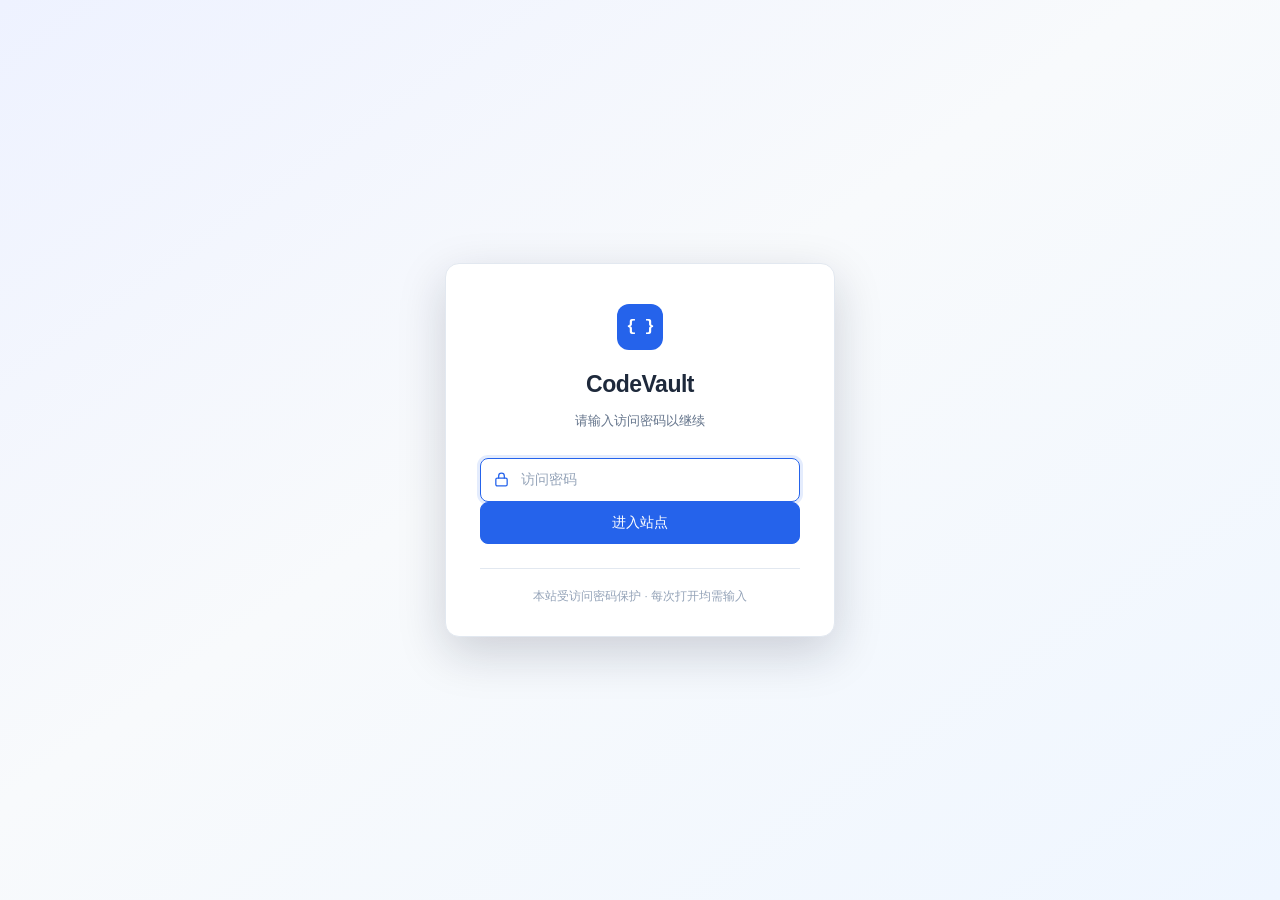
<file: docs/index.html>
<!DOCTYPE html>
<html lang="zh-CN">
<head>
  <meta charset="UTF-8" />
  <meta name="viewport" content="width=device-width, initial-scale=1.0" />
  <meta name="description" content="CodeVault - 个人代码保存站，集中管理模板代码、题目代码与云剪贴板片段。" />
  <title>CodeVault · 个人代码保存站</title>
  <link rel="stylesheet" href="styles.css" />
</head>
<body>
  <!-- ============ 访问密码门禁 ============ -->
  <div class="auth-screen" id="authScreen">
    <div class="auth-card">
      <div class="auth-logo">
        <span class="brand-mark">{ }</span>
      </div>
      <h1 class="auth-title">CodeVault</h1>
      <p class="auth-subtitle">请输入访问密码以继续</p>
      <form id="authForm" class="auth-form" autocomplete="off">
        <div class="auth-input-wrap">
          <svg viewBox="0 0 24 24" width="17" height="17" aria-hidden="true"><rect x="4" y="10" width="16" height="11" rx="2" fill="none" stroke="currentColor" stroke-width="1.8"/><path d="M8 10V7a4 4 0 0 1 8 0v3" fill="none" stroke="currentColor" stroke-width="1.8" stroke-linecap="round"/></svg>
          <input type="password" id="authPassword" class="auth-input" placeholder="访问密码" autocomplete="current-password" required />
        </div>
        <div class="auth-error" id="authError" hidden>密码错误，请重试</div>
        <button type="submit" class="btn btn-primary auth-submit">进入站点</button>
      </form>
      <p class="auth-hint">本站受访问密码保护 · 每次打开均需输入</p>
    </div>
  </div>

  <!-- ============ 顶部栏 ============ -->
  <header class="topbar">
    <div class="topbar-inner">
      <button id="sidebarToggle" class="icon-btn sidebar-toggle" aria-label="切换导航菜单" title="切换导航">
        <svg viewBox="0 0 24 24" width="20" height="20" aria-hidden="true"><path d="M3 6h18M3 12h18M3 18h18" stroke="currentColor" stroke-width="2" stroke-linecap="round"/></svg>
      </button>

      <a href="#" class="brand" id="brandHome">
        <span class="brand-mark">{ }</span>
        <span class="brand-name">CodeVault</span>
        <span class="brand-sub">个人代码保存站</span>
      </a>

      <div class="search-wrap">
        <svg class="search-icon" viewBox="0 0 24 24" width="18" height="18" aria-hidden="true"><circle cx="11" cy="11" r="7" fill="none" stroke="currentColor" stroke-width="2"/><path d="m20 20-4-4" stroke="currentColor" stroke-width="2" stroke-linecap="round"/></svg>
        <input id="searchInput" type="search" placeholder="搜索标题、代码、备注、标签..." autocomplete="off" spellcheck="false" />
        <kbd class="search-kbd">/</kbd>
      </div>

      <div class="topbar-actions">
        <button id="newBtn" class="btn btn-primary">
          <svg viewBox="0 0 24 24" width="16" height="16" aria-hidden="true"><path d="M12 5v14M5 12h14" stroke="currentColor" stroke-width="2" stroke-linecap="round"/></svg>
          <span>新建</span>
        </button>
        <div class="dropdown" id="moreDropdown">
          <button id="moreBtn" class="icon-btn" aria-label="更多操作" title="更多">
            <svg viewBox="0 0 24 24" width="20" height="20" aria-hidden="true"><circle cx="5" cy="12" r="1.6" fill="currentColor"/><circle cx="12" cy="12" r="1.6" fill="currentColor"/><circle cx="19" cy="12" r="1.6" fill="currentColor"/></svg>
          </button>
          <div class="dropdown-menu" id="moreMenu" hidden>
            <button data-action="export">导出 JSON 备份</button>
            <button data-action="import">导入 JSON 恢复</button>
            <button data-action="sample">载入示例数据</button>
            <div class="dropdown-divider"></div>
            <button data-action="sync-settings">GitHub 同步设置</button>
            <div class="dropdown-divider"></div>
            <button data-action="change-password">修改访问密码</button>
            <button data-action="lock">锁定站点</button>
            <div class="dropdown-divider"></div>
            <button data-action="clear" class="danger">清空所有数据</button>
          </div>
        </div>
      </div>
    </div>
  </header>

  <!-- ============ 同步状态横幅 ============ -->
  <div class="sync-banner" id="syncBanner" hidden>
    <span class="sync-banner-dot"></span>
    <span id="syncBannerText">数据尚未同步到 GitHub</span>
    <div class="sync-banner-actions">
      <button id="syncBannerRetry" hidden>重试同步</button>
      <button id="syncBannerSettings">同步设置</button>
      <button id="syncBannerClose" aria-label="关闭提示">×</button>
    </div>
  </div>

  <div class="app-shell">
    <!-- ============ 左侧导航 ============ -->
    <aside class="sidebar" id="sidebar">
      <div class="sidebar-scroll">
        <div class="nav-section">
          <div class="nav-title">分类浏览</div>
          <a href="#" class="nav-item active" data-category="all">
            <span class="nav-icon">
              <svg viewBox="0 0 24 24" width="17" height="17" aria-hidden="true"><rect x="3" y="3" width="7" height="7" rx="1.5" fill="none" stroke="currentColor" stroke-width="1.8"/><rect x="14" y="3" width="7" height="7" rx="1.5" fill="none" stroke="currentColor" stroke-width="1.8"/><rect x="3" y="14" width="7" height="7" rx="1.5" fill="none" stroke="currentColor" stroke-width="1.8"/><rect x="14" y="14" width="7" height="7" rx="1.5" fill="none" stroke="currentColor" stroke-width="1.8"/></svg>
            </span>
            <span class="nav-label">全部代码</span>
            <span class="nav-count" id="countAll">0</span>
          </a>
          <a href="#" class="nav-item" data-category="template">
            <span class="nav-icon">
              <svg viewBox="0 0 24 24" width="17" height="17" aria-hidden="true"><path d="m8 6-6 6 6 6M16 6l6 6-6 6" fill="none" stroke="currentColor" stroke-width="1.8" stroke-linecap="round" stroke-linejoin="round"/></svg>
            </span>
            <span class="nav-label">模板代码</span>
            <span class="nav-count" id="countTemplate">0</span>
          </a>
          <a href="#" class="nav-item" data-category="problem">
            <span class="nav-icon">
              <svg viewBox="0 0 24 24" width="17" height="17" aria-hidden="true"><path d="M9 11a3 3 0 1 1 4.2 2.8c-.8.4-1.2 1.1-1.2 2M12 19h.01" fill="none" stroke="currentColor" stroke-width="1.8" stroke-linecap="round"/><circle cx="12" cy="12" r="9" fill="none" stroke="currentColor" stroke-width="1.8"/></svg>
            </span>
            <span class="nav-label">题目代码</span>
            <span class="nav-count" id="countProblem">0</span>
          </a>
          <a href="#" class="nav-item" data-category="clipboard">
            <span class="nav-icon">
              <svg viewBox="0 0 24 24" width="17" height="17" aria-hidden="true"><rect x="5" y="4" width="14" height="17" rx="2" fill="none" stroke="currentColor" stroke-width="1.8"/><path d="M9 4V3h6v1" fill="none" stroke="currentColor" stroke-width="1.8" stroke-linecap="round"/></svg>
            </span>
            <span class="nav-label">其他 / 剪贴板</span>
            <span class="nav-count" id="countClipboard">0</span>
          </a>
        </div>

        <div class="nav-section" id="tagSection">
          <div class="nav-title">标签筛选</div>
          <div id="tagList" class="tag-list"></div>
        </div>

        <div class="nav-section">
          <div class="nav-title">数据管理</div>
          <a href="#" class="nav-item nav-link" data-action="export">
            <span class="nav-icon">
              <svg viewBox="0 0 24 24" width="17" height="17" aria-hidden="true"><path d="M12 3v12m0 0 4-4m-4 4-4-4M4 17v2a2 2 0 0 0 2 2h12a2 2 0 0 0 2-2v-2" fill="none" stroke="currentColor" stroke-width="1.8" stroke-linecap="round" stroke-linejoin="round"/></svg>
            </span>
            <span class="nav-label">导出 JSON 备份</span>
          </a>
          <a href="#" class="nav-item nav-link" data-action="import">
            <span class="nav-icon">
              <svg viewBox="0 0 24 24" width="17" height="17" aria-hidden="true"><path d="M12 16V4m0 0 4 4m-4-4L8 8M4 17v2a2 2 0 0 0 2 2h12a2 2 0 0 0 2-2v-2" fill="none" stroke="currentColor" stroke-width="1.8" stroke-linecap="round" stroke-linejoin="round"/></svg>
            </span>
            <span class="nav-label">导入 JSON 恢复</span>
          </a>
        </div>
      </div>

      <button class="sidebar-footer" id="syncStatusFooter" type="button" title="打开 GitHub 同步设置">
        <span class="dot" id="syncDot"></span>
        <span id="storageInfo">正在检查同步状态…</span>
      </button>
    </aside>
    <div class="sidebar-backdrop" id="sidebarBackdrop" hidden></div>

    <!-- ============ 主内容区 ============ -->
    <main class="main-content" id="mainContent">
      <div class="content-wrap">
        <div class="page-heading">
          <div>
            <h1 id="pageTitle">全部代码</h1>
            <p id="pageDesc">集中管理你的模板、题目与临时文本片段</p>
          </div>
          <button id="headingNewBtn" class="btn btn-ghost heading-new">+ 新建代码</button>
        </div>

        <!-- 快速粘贴：仅在“其他 / 剪贴板”分类显示 -->
        <section class="quick-paste" id="quickPaste" hidden>
          <div class="quick-paste-head">
            <h2>快速粘贴</h2>
            <span>像云剪贴板一样，贴上就能存</span>
          </div>
          <textarea id="quickPasteInput" rows="3" placeholder="在这里粘贴文本，然后点“保存片段”..." spellcheck="false"></textarea>
          <div class="quick-paste-actions">
            <input id="quickPasteTitle" type="text" placeholder="备注标题（可选）" maxlength="80" />
            <button id="quickPasteSave" class="btn btn-primary">保存片段</button>
          </div>
        </section>

        <div class="filter-bar">
          <div class="filter-chips" id="langChips"></div>
          <div class="result-info" id="resultInfo"></div>
        </div>

        <div class="card-grid" id="cardList"></div>

        <div class="empty-state" id="emptyState" hidden>
          <div class="empty-illustration">
            <svg viewBox="0 0 120 120" width="96" height="96" aria-hidden="true">
              <rect x="24" y="18" width="72" height="84" rx="8" fill="#f1f5f9" stroke="#cbd5e1" stroke-width="2"/>
              <path d="M40 44h40M40 58h30M40 72h36" stroke="#cbd5e1" stroke-width="4" stroke-linecap="round"/>
              <circle cx="82" cy="84" r="18" fill="#fff" stroke="#2563eb" stroke-width="2.5"/>
              <path d="M76 84h12M82 78v12" stroke="#2563eb" stroke-width="2.5" stroke-linecap="round"/>
            </svg>
          </div>
          <h3 id="emptyTitle">这里还没有代码</h3>
          <p id="emptyDesc">点击右上角「新建」，把第一段代码存进来吧。</p>
          <div class="empty-actions" id="emptyActions">
            <button class="btn btn-primary" id="emptyActionBtn">新建代码</button>
          </div>
        </div>
      </div>
    </main>
  </div>

  <!-- ============ 编辑弹窗 ============ -->
  <div class="modal" id="editorModal" hidden>
    <div class="modal-backdrop" data-close-modal></div>
    <div class="modal-panel modal-panel-lg">
      <div class="modal-head">
        <h2 id="editorTitle">新建代码</h2>
        <button class="icon-btn" data-close-modal aria-label="关闭弹窗">
          <svg viewBox="0 0 24 24" width="20" height="20" aria-hidden="true"><path d="M6 6l12 12M18 6 6 18" stroke="currentColor" stroke-width="2" stroke-linecap="round"/></svg>
        </button>
      </div>
      <form id="editorForm" class="modal-body" novalidate></form>
      <div class="modal-foot">
        <button class="btn btn-ghost" data-close-modal>取消</button>
        <button class="btn btn-primary" id="editorSubmit" form="editorForm" type="submit">保存</button>
      </div>
    </div>
  </div>

  <!-- ============ 查看完整代码弹窗 ============ -->
  <div class="modal" id="viewModal" hidden>
    <div class="modal-backdrop" data-close-modal></div>
    <div class="modal-panel modal-panel-lg">
      <div class="modal-head">
        <h2 id="viewTitle">代码详情</h2>
        <div class="modal-head-actions">
          <button class="btn btn-ghost" id="viewCopyBtn">复制</button>
          <button class="btn btn-ghost" id="viewEditBtn">编辑</button>
          <button class="icon-btn" data-close-modal aria-label="关闭弹窗">
            <svg viewBox="0 0 24 24" width="20" height="20" aria-hidden="true"><path d="M6 6l12 12M18 6 6 18" stroke="currentColor" stroke-width="2" stroke-linecap="round"/></svg>
          </button>
        </div>
      </div>
      <div class="modal-body" id="viewBody"></div>
    </div>
  </div>

  <!-- ============ 确认弹窗 ============ -->
  <div class="modal" id="confirmModal" hidden>
    <div class="modal-backdrop" data-close-modal></div>
    <div class="modal-panel modal-panel-sm">
      <div class="modal-head"><h2 id="confirmTitle">确认操作</h2></div>
      <div class="modal-body"><p id="confirmMessage"></p></div>
      <div class="modal-foot">
        <button class="btn btn-ghost" data-close-modal>取消</button>
        <button class="btn btn-danger" id="confirmOk">确认</button>
      </div>
    </div>
  </div>

  <!-- ============ 修改密码弹窗 ============ -->
  <div class="modal" id="passwordModal" hidden>
    <div class="modal-backdrop" data-close-modal></div>
    <div class="modal-panel modal-panel-sm">
      <div class="modal-head"><h2>修改访问密码</h2></div>
      <form id="passwordForm" class="modal-body" novalidate>
        <div class="form-row" id="oldPwdRow">
          <label class="form-label">当前密码<span class="req">*</span></label>
          <input class="form-control" type="password" name="oldpwd" autocomplete="current-password" />
          <div class="field-error">当前密码不正确</div>
        </div>
        <div class="form-row" id="newPwdRow">
          <label class="form-label">新密码<span class="req">*</span><span class="form-hint">（至少 4 位）</span></label>
          <input class="form-control" type="password" name="newpwd" autocomplete="new-password" />
          <div class="field-error">新密码至少 4 位</div>
        </div>
        <div class="form-row" id="confirmPwdRow">
          <label class="form-label">确认新密码<span class="req">*</span></label>
          <input class="form-control" type="password" name="confirmpwd" autocomplete="new-password" />
          <div class="field-error">两次输入的密码不一致</div>
        </div>
        <p class="form-hint" style="margin-top:-4px;">密码以哈希形式保存在本浏览器，不会明文存储。首次使用默认密码 <code>CodeVault2026</code>。</p>
      </form>
      <div class="modal-foot">
        <button class="btn btn-ghost" data-close-modal>取消</button>
        <button class="btn btn-primary" id="passwordSubmit" form="passwordForm" type="submit">保存新密码</button>
      </div>
    </div>
  </div>

  <!-- ============ GitHub 同步设置弹窗 ============ -->
  <div class="modal" id="syncModal" hidden>
    <div class="modal-backdrop" data-close-modal></div>
    <div class="modal-panel modal-panel-md">
      <div class="modal-head">
        <h2>GitHub 同步设置</h2>
        <button class="icon-btn" data-close-modal aria-label="关闭弹窗">
          <svg viewBox="0 0 24 24" width="20" height="20" aria-hidden="true"><path d="M6 6l12 12M18 6 6 18" stroke="currentColor" stroke-width="2" stroke-linecap="round"/></svg>
        </button>
      </div>
      <div class="modal-body sync-body">
        <div class="sync-status-card" id="syncStatusCard">
          <span class="sync-status-icon" id="syncStatusIcon">○</span>
          <div>
            <div class="sync-status-title" id="syncStatusTitle">未连接 GitHub</div>
            <div class="sync-status-detail" id="syncStatusDetail">配置令牌后，数据将自动保存到仓库</div>
          </div>
        </div>

        <div class="sync-section">
          <div class="sync-section-title">访问令牌（PAT）</div>
          <p class="sync-tip">
            数据保存在私有仓库 <code>XPHcsc/code-vault-data</code> 的 <code>codevault.json</code>。
            令牌只需 <strong>Contents: 读写</strong> 权限，仅存于当前浏览器，不会写入网站代码。
          </p>
          <input class="form-control" type="password" id="syncTokenInput" placeholder="粘贴 GitHub Personal Access Token" autocomplete="off" spellcheck="false" />
          <p class="sync-tip">
            没有令牌？到 <a href="https://github.com/settings/personal-access-tokens/new" target="_blank" rel="noopener">github.com/settings/personal-access-tokens/new</a>
            创建 <strong>Fine-grained token</strong>，仅授权 <code>code-vault-data</code> 仓库，权限勾选 <code>Contents: Read and write</code>。
          </p>
          <button class="btn btn-primary" id="syncSaveToken">保存令牌并连接</button>
        </div>

        <div class="sync-section">
          <div class="sync-section-title">手动同步</div>
          <div class="sync-actions">
            <button class="btn btn-ghost" id="syncPullBtn">从 GitHub 拉取（覆盖本地）</button>
            <button class="btn btn-ghost" id="syncPushBtn">上传本地到 GitHub（覆盖云端）</button>
          </div>
          <p class="sync-tip">日常增删改会自动同步。当多设备修改冲突时使用以上按钮手动处理，操作前建议先导出备份。</p>
        </div>

        <div class="sync-section sync-danger-zone">
          <div class="sync-section-title">断开连接</div>
          <button class="btn btn-ghost" id="syncDisconnectBtn">清除本机令牌</button>
          <p class="sync-tip">仅清除本浏览器的令牌，不会删除仓库中的数据。</p>
        </div>
      </div>
    </div>
  </div>

  <input type="file" id="importFile" accept="application/json,.json" hidden />
  <div class="toast" id="toast" hidden></div>

  <script src="app.js"></script>
</body>
</html>
</file>
<file: docs/styles.css>
/* ==========================================================================
   CodeVault · 个人代码保存站
   风格参考 OI-Wiki：简洁文档风 / 左侧分类导航 / 代码卡片
   ========================================================================== */

:root {
  /* 颜色 */
  --bg: #ffffff;
  --bg-soft: #f8fafc;
  --bg-hover: #f1f5f9;
  --sidebar-bg: #f8fafc;
  --border: #e2e8f0;
  --border-strong: #cbd5e1;
  --text: #1e293b;
  --text-secondary: #475569;
  --text-muted: #64748b;
  --text-faint: #94a3b8;
  --primary: #2563eb;
  --primary-hover: #1d4ed8;
  --primary-soft: #eff6ff;
  --primary-border: #bfdbfe;
  --danger: #dc2626;
  --danger-hover: #b91c1c;
  --danger-soft: #fef2f2;
  --success: #16a34a;
  --code-bg: #f6f8fa;
  --code-border: #e5e7eb;

  /* 代码高亮 */
  --tok-kw: #0550ae;
  --tok-str: #0a3069;
  --tok-num: #953800;
  --tok-com: #6a737d;
  --tok-fn: #8250df;
  --tok-type: #116329;
  --tok-op: #cf222e;

  /* 尺寸 */
  --topbar-h: 60px;
  --sidebar-w: 260px;
  --radius: 8px;
  --radius-sm: 5px;
  --shadow-sm: 0 1px 2px rgba(15, 23, 42, 0.04);
  --shadow-md: 0 4px 16px rgba(15, 23, 42, 0.08);
  --shadow-lg: 0 16px 48px rgba(15, 23, 42, 0.18);

  --font-sans: -apple-system, BlinkMacSystemFont, "Segoe UI", "PingFang SC",
    "Hiragino Sans GB", "Microsoft YaHei", "Helvetica Neue", Arial, sans-serif;
  --font-mono: ui-monospace, SFMono-Regular, "SF Mono", Menlo, Consolas,
    "Liberation Mono", "Courier New", monospace;
}

*,
*::before,
*::after {
  box-sizing: border-box;
}

html {
  scroll-behavior: smooth;
}

body {
  margin: 0;
  font-family: var(--font-sans);
  font-size: 14px;
  line-height: 1.65;
  color: var(--text);
  background: var(--bg);
  -webkit-font-smoothing: antialiased;
  -moz-osx-font-smoothing: grayscale;
}

a {
  color: var(--primary);
  text-decoration: none;
}

button,
input,
textarea,
select {
  font: inherit;
  color: inherit;
}

button {
  cursor: pointer;
}

svg {
  display: block;
  flex-shrink: 0;
}

[hidden] {
  display: none !important;
}

::selection {
  background: #bfdbfe;
}

/* ============================ 顶部栏 ============================ */
.topbar {
  position: sticky;
  top: 0;
  z-index: 100;
  height: var(--topbar-h);
  background: rgba(255, 255, 255, 0.96);
  backdrop-filter: saturate(180%) blur(8px);
  border-bottom: 1px solid var(--border);
}

.topbar-inner {
  height: 100%;
  display: flex;
  align-items: center;
  gap: 14px;
  padding: 0 20px;
  max-width: 1600px;
  margin: 0 auto;
}

.icon-btn {
  display: inline-flex;
  align-items: center;
  justify-content: center;
  width: 36px;
  height: 36px;
  padding: 0;
  border: 1px solid transparent;
  border-radius: var(--radius-sm);
  background: transparent;
  color: var(--text-secondary);
  transition: background 0.15s, color 0.15s;
}

.icon-btn:hover {
  background: var(--bg-hover);
  color: var(--text);
}

.sidebar-toggle {
  display: none;
}

.brand {
  display: inline-flex;
  align-items: center;
  gap: 9px;
  color: var(--text);
  white-space: nowrap;
}

.brand:hover {
  color: var(--text);
}

.brand-mark {
  display: inline-flex;
  align-items: center;
  justify-content: center;
  width: 32px;
  height: 32px;
  border-radius: 8px;
  background: var(--primary);
  color: #fff;
  font-family: var(--font-mono);
  font-size: 13px;
  font-weight: 700;
  letter-spacing: -1px;
}

.brand-name {
  font-size: 17px;
  font-weight: 700;
  letter-spacing: -0.2px;
}

.brand-sub {
  font-size: 12px;
  color: var(--text-faint);
  padding-left: 9px;
  margin-left: 2px;
  border-left: 1px solid var(--border);
}

.search-wrap {
  position: relative;
  flex: 1;
  max-width: 460px;
  margin: 0 auto;
}

.search-icon {
  position: absolute;
  left: 12px;
  top: 50%;
  transform: translateY(-50%);
  color: var(--text-faint);
  pointer-events: none;
}

.search-wrap input {
  width: 100%;
  height: 36px;
  padding: 0 40px 0 38px;
  border: 1px solid var(--border);
  border-radius: var(--radius);
  background: var(--bg-soft);
  outline: none;
  transition: border-color 0.15s, box-shadow 0.15s, background 0.15s;
}

.search-wrap input::placeholder {
  color: var(--text-faint);
}

.search-wrap input:focus {
  background: #fff;
  border-color: var(--primary);
  box-shadow: 0 0 0 3px rgba(37, 99, 235, 0.12);
}

.search-kbd {
  position: absolute;
  right: 10px;
  top: 50%;
  transform: translateY(-50%);
  padding: 1px 6px;
  font-family: var(--font-mono);
  font-size: 11px;
  line-height: 18px;
  color: var(--text-faint);
  background: #fff;
  border: 1px solid var(--border);
  border-radius: 4px;
  pointer-events: none;
}

.topbar-actions {
  display: flex;
  align-items: center;
  gap: 8px;
  margin-left: auto;
}

/* ============================ 按钮 ============================ */
.btn {
  display: inline-flex;
  align-items: center;
  justify-content: center;
  gap: 6px;
  min-height: 36px;
  padding: 0 14px;
  border-radius: var(--radius-sm);
  border: 1px solid transparent;
  font-size: 13px;
  font-weight: 500;
  white-space: nowrap;
  transition: background 0.15s, border-color 0.15s, color 0.15s, box-shadow 0.15s, transform 0.05s;
}

.btn:active {
  transform: translateY(1px);
}

.btn-primary {
  background: var(--primary);
  color: #fff;
  border-color: var(--primary);
}

.btn-primary:hover {
  background: var(--primary-hover);
  border-color: var(--primary-hover);
}

.btn-ghost {
  background: #fff;
  color: var(--text-secondary);
  border-color: var(--border);
}

.btn-ghost:hover {
  background: var(--bg-hover);
  color: var(--text);
}

.btn-danger {
  background: var(--danger);
  color: #fff;
  border-color: var(--danger);
}

.btn-danger:hover {
  background: var(--danger-hover);
}

.btn-sm {
  min-height: 28px;
  padding: 0 9px;
  font-size: 12px;
}

.heading-new {
  display: none;
}

/* ============================ 下拉菜单 ============================ */
.dropdown {
  position: relative;
}

.dropdown-menu {
  position: absolute;
  top: calc(100% + 8px);
  right: 0;
  min-width: 180px;
  padding: 6px;
  background: #fff;
  border: 1px solid var(--border);
  border-radius: var(--radius);
  box-shadow: var(--shadow-md);
  z-index: 200;
}

.dropdown-menu button {
  display: block;
  width: 100%;
  padding: 8px 10px;
  text-align: left;
  border: 0;
  border-radius: var(--radius-sm);
  background: transparent;
  color: var(--text-secondary);
  font-size: 13px;
}

.dropdown-menu button:hover {
  background: var(--bg-hover);
  color: var(--text);
}

.dropdown-menu button.danger {
  color: var(--danger);
}

.dropdown-menu button.danger:hover {
  background: var(--danger-soft);
}

.dropdown-divider {
  height: 1px;
  margin: 5px 4px;
  background: var(--border);
}

/* ============================ 布局 ============================ */
.app-shell {
  min-height: calc(100vh - var(--topbar-h));
}

.sidebar {
  position: fixed;
  top: var(--topbar-h);
  bottom: 0;
  left: 0;
  width: var(--sidebar-w);
  display: flex;
  flex-direction: column;
  background: var(--sidebar-bg);
  border-right: 1px solid var(--border);
  z-index: 90;
}

.sidebar-scroll {
  flex: 1;
  overflow-y: auto;
  padding: 20px 12px;
}

.nav-section {
  margin-bottom: 24px;
}

.nav-title {
  padding: 0 10px;
  margin-bottom: 8px;
  font-size: 11px;
  font-weight: 600;
  letter-spacing: 0.08em;
  text-transform: uppercase;
  color: var(--text-faint);
}

.nav-item {
  display: flex;
  align-items: center;
  gap: 10px;
  min-height: 38px;
  padding: 6px 10px;
  margin-bottom: 2px;
  border-radius: var(--radius-sm);
  color: var(--text-secondary);
  font-size: 13.5px;
  transition: background 0.15s, color 0.15s;
}

.nav-item:hover {
  background: var(--bg-hover);
  color: var(--text);
}

.nav-item.active {
  background: var(--primary-soft);
  color: var(--primary);
  font-weight: 600;
}

.nav-icon {
  display: inline-flex;
  color: var(--text-faint);
}

.nav-item.active .nav-icon {
  color: var(--primary);
}

.nav-label {
  flex: 1;
  overflow: hidden;
  text-overflow: ellipsis;
  white-space: nowrap;
}

.nav-count {
  font-family: var(--font-mono);
  font-size: 11px;
  color: var(--text-faint);
  background: #fff;
  border: 1px solid var(--border);
  border-radius: 10px;
  padding: 0 7px;
  line-height: 18px;
}

.nav-item.active .nav-count {
  color: var(--primary);
  border-color: var(--primary-border);
}

.tag-list {
  display: flex;
  flex-wrap: wrap;
  gap: 6px;
  padding: 0 8px;
}

.tag-filter {
  padding: 3px 9px;
  border: 1px solid var(--border);
  border-radius: 20px;
  background: #fff;
  color: var(--text-secondary);
  font-size: 12px;
  transition: all 0.15s;
}

.tag-filter:hover {
  border-color: var(--primary-border);
  color: var(--primary);
}

.tag-filter.active {
  background: var(--primary);
  border-color: var(--primary);
  color: #fff;
}

.sidebar-footer {
  display: flex;
  align-items: center;
  gap: 7px;
  padding: 12px 20px;
  border-top: 1px solid var(--border);
  font-size: 11.5px;
  color: var(--text-faint);
}

.sidebar-footer .dot {
  width: 6px;
  height: 6px;
  border-radius: 50%;
  background: var(--success);
}

.sidebar-backdrop {
  display: none;
}

.main-content {
  margin-left: var(--sidebar-w);
  min-height: calc(100vh - var(--topbar-h));
}

.content-wrap {
  max-width: 1180px;
  margin: 0 auto;
  padding: 32px 36px 64px;
}

/* ============================ 页头 ============================ */
.page-heading {
  display: flex;
  align-items: flex-end;
  justify-content: space-between;
  gap: 16px;
  padding-bottom: 20px;
  margin-bottom: 20px;
  border-bottom: 1px solid var(--border);
}

.page-heading h1 {
  margin: 0 0 4px;
  font-size: 26px;
  font-weight: 700;
  letter-spacing: -0.5px;
  color: var(--text);
}

.page-heading p {
  margin: 0;
  font-size: 13px;
  color: var(--text-muted);
}

/* ============================ 快速粘贴 ============================ */
.quick-paste {
  background: linear-gradient(135deg, #eff6ff 0%, #f5f3ff 100%);
  border: 1px solid var(--primary-border);
  border-radius: var(--radius);
  padding: 18px 20px;
  margin-bottom: 24px;
}

.quick-paste-head {
  display: flex;
  align-items: baseline;
  gap: 12px;
  margin-bottom: 12px;
}

.quick-paste-head h2 {
  margin: 0;
  font-size: 15px;
  font-weight: 600;
}

.quick-paste-head span {
  font-size: 12px;
  color: var(--text-muted);
}

.quick-paste textarea,
.quick-paste input[type="text"] {
  width: 100%;
  border: 1px solid var(--border);
  border-radius: var(--radius-sm);
  background: #fff;
  padding: 9px 12px;
  outline: none;
  transition: border-color 0.15s, box-shadow 0.15s;
}

.quick-paste textarea {
  font-family: var(--font-mono);
  font-size: 12.5px;
  line-height: 1.6;
  resize: vertical;
  min-height: 76px;
}

.quick-paste textarea:focus,
.quick-paste input[type="text"]:focus {
  border-color: var(--primary);
  box-shadow: 0 0 0 3px rgba(37, 99, 235, 0.1);
}

.quick-paste-actions {
  display: flex;
  gap: 10px;
  margin-top: 10px;
}

.quick-paste-actions input {
  flex: 1;
  height: 36px;
}

/* ============================ 筛选条 ============================ */
.filter-bar {
  display: flex;
  align-items: center;
  justify-content: space-between;
  gap: 12px;
  flex-wrap: wrap;
  margin-bottom: 18px;
}

.filter-chips {
  display: flex;
  gap: 7px;
  flex-wrap: wrap;
}

.chip {
  padding: 4px 11px;
  border: 1px solid var(--border);
  border-radius: 20px;
  background: #fff;
  color: var(--text-secondary);
  font-size: 12px;
  transition: all 0.15s;
}

.chip:hover {
  border-color: var(--primary-border);
  color: var(--primary);
}

.chip.active {
  background: var(--primary);
  border-color: var(--primary);
  color: #fff;
}

.result-info {
  font-size: 12px;
  color: var(--text-faint);
}

/* ============================ 卡片网格 ============================ */
.card-grid {
  display: grid;
  grid-template-columns: repeat(auto-fill, minmax(350px, 1fr));
  gap: 16px;
  align-items: start;
}

.code-card {
  display: flex;
  flex-direction: column;
  min-width: 0;
  background: #fff;
  border: 1px solid var(--border);
  border-radius: var(--radius);
  box-shadow: var(--shadow-sm);
  overflow: hidden;
  transition: box-shadow 0.18s, border-color 0.18s, transform 0.18s;
}

.code-card:hover {
  border-color: var(--border-strong);
  box-shadow: var(--shadow-md);
  transform: translateY(-2px);
}

.card-head {
  padding: 15px 16px 12px;
}

.card-title-row {
  display: flex;
  align-items: flex-start;
  gap: 10px;
}

.card-title {
  flex: 1;
  min-width: 0;
  margin: 0;
  font-size: 15px;
  font-weight: 600;
  line-height: 1.4;
  color: var(--text);
  overflow: hidden;
  text-overflow: ellipsis;
  white-space: nowrap;
}

.card-title-link {
  color: inherit;
  cursor: pointer;
}

.card-title-link:hover {
  color: var(--primary);
}

.card-badges {
  display: flex;
  align-items: center;
  gap: 6px;
  flex-shrink: 0;
}

.badge {
  padding: 2px 8px;
  border-radius: 4px;
  font-size: 11px;
  font-weight: 500;
  line-height: 18px;
  white-space: nowrap;
}

.badge-lang {
  font-family: var(--font-mono);
  background: var(--bg-soft);
  color: var(--text-secondary);
  border: 1px solid var(--border);
}

.badge-type-template { background: #eef2ff; color: #4338ca; }
.badge-type-problem  { background: #ecfdf5; color: #047857; }
.badge-type-clipboard { background: #fff7ed; color: #c2410c; }

.card-meta {
  margin-top: 6px;
  font-size: 12px;
  color: var(--text-muted);
  overflow: hidden;
  text-overflow: ellipsis;
  white-space: nowrap;
}

.card-desc {
  margin: 8px 0 0;
  font-size: 12.5px;
  line-height: 1.6;
  color: var(--text-secondary);
  display: -webkit-box;
  -webkit-line-clamp: 2;
  -webkit-box-orient: vertical;
  overflow: hidden;
}

.card-tags {
  display: flex;
  flex-wrap: wrap;
  gap: 5px;
  margin-top: 10px;
}

.tag {
  padding: 1px 7px;
  border-radius: 4px;
  background: var(--primary-soft);
  color: var(--primary);
  font-size: 11px;
  line-height: 18px;
}

.code-block {
  position: relative;
  margin: 0;
  padding: 12px 14px;
  background: var(--code-bg);
  border-top: 1px solid var(--code-border);
  border-bottom: 1px solid var(--code-border);
  overflow: auto;
}

.code-block pre {
  margin: 0;
  font-family: var(--font-mono);
  font-size: 12px;
  line-height: 1.6;
  color: var(--text-secondary);
  white-space: pre-wrap;
  overflow-wrap: anywhere;
  tab-size: 4;
}

.code-block.clipboard-text {
  white-space: pre-wrap;
  word-break: break-word;
  font-family: var(--font-sans);
  font-size: 12.5px;
}

.copy-float {
  position: absolute;
  top: 8px;
  right: 8px;
  display: inline-flex;
  align-items: center;
  gap: 4px;
  padding: 3px 8px;
  border: 1px solid var(--border);
  border-radius: 5px;
  background: rgba(255, 255, 255, 0.94);
  color: var(--text-secondary);
  font-size: 11px;
  opacity: 0;
  transition: opacity 0.15s, color 0.15s, border-color 0.15s;
}

.code-block:hover .copy-float {
  opacity: 1;
}

.copy-float:hover {
  color: var(--primary);
  border-color: var(--primary-border);
}

.copy-float.copied {
  color: var(--success);
  border-color: #bbf7d0;
}

.card-foot {
  display: flex;
  align-items: center;
  justify-content: space-between;
  gap: 8px;
  padding: 10px 16px;
  margin-top: auto;
}

.card-time {
  font-size: 11px;
  color: var(--text-faint);
}

.card-actions {
  display: flex;
  gap: 2px;
}

.action-btn {
  padding: 4px 8px;
  border: 0;
  border-radius: 4px;
  background: transparent;
  color: var(--text-muted);
  font-size: 12px;
  transition: background 0.15s, color 0.15s;
}

.action-btn:hover {
  background: var(--bg-hover);
  color: var(--primary);
}

.action-btn.danger:hover {
  background: var(--danger-soft);
  color: var(--danger);
}

/* 代码高亮 token */
.tok-kw { color: var(--tok-kw); font-weight: 600; }
.tok-str { color: var(--tok-str); }
.tok-num { color: var(--tok-num); }
.tok-com { color: var(--tok-com); font-style: italic; }
.tok-fn { color: var(--tok-fn); }
.tok-type { color: var(--tok-type); }
.tok-op { color: var(--tok-op); }

/* ============================ 空状态 ============================ */
.empty-state {
  display: flex;
  flex-direction: column;
  align-items: center;
  text-align: center;
  padding: 64px 20px;
}

.empty-illustration {
  margin-bottom: 12px;
  opacity: 0.9;
}

.empty-state h3 {
  margin: 0 0 6px;
  font-size: 17px;
  font-weight: 600;
}

.empty-state p {
  margin: 0 0 20px;
  font-size: 13px;
  color: var(--text-muted);
}

.empty-actions {
  display: flex;
  gap: 10px;
  flex-wrap: wrap;
  justify-content: center;
}

/* ============================ 弹窗 ============================ */
.modal {
  position: fixed;
  inset: 0;
  z-index: 300;
  display: flex;
  align-items: center;
  justify-content: center;
  padding: 20px;
}

.modal-backdrop {
  position: absolute;
  inset: 0;
  background: rgba(15, 23, 42, 0.45);
  backdrop-filter: blur(2px);
  animation: fadeIn 0.15s ease-out;
}

.modal-panel {
  position: relative;
  width: 100%;
  max-width: 520px;
  max-height: calc(100vh - 40px);
  display: flex;
  flex-direction: column;
  background: #fff;
  border-radius: 12px;
  box-shadow: var(--shadow-lg);
  overflow: hidden;
  animation: popIn 0.18s ease-out;
}

.modal-panel-lg {
  max-width: 760px;
}

.modal-panel-sm {
  max-width: 420px;
}

@keyframes fadeIn {
  from { opacity: 0; }
  to { opacity: 1; }
}

@keyframes popIn {
  from { opacity: 0; transform: translateY(12px) scale(0.98); }
  to { opacity: 1; transform: translateY(0) scale(1); }
}

.modal-head {
  display: flex;
  align-items: center;
  justify-content: space-between;
  gap: 12px;
  padding: 16px 20px;
  border-bottom: 1px solid var(--border);
}

.modal-head h2 {
  margin: 0;
  font-size: 16px;
  font-weight: 600;
}

.modal-head-actions {
  display: flex;
  align-items: center;
  gap: 8px;
}

.modal-body {
  padding: 20px;
  overflow-y: auto;
  flex: 1;
}

.modal-body p {
  margin: 0;
  color: var(--text-secondary);
  line-height: 1.7;
}

.modal-foot {
  display: flex;
  justify-content: flex-end;
  gap: 10px;
  padding: 14px 20px;
  border-top: 1px solid var(--border);
  background: var(--bg-soft);
}

/* 表单 */
.form-row {
  margin-bottom: 16px;
}

.form-row-inline {
  display: grid;
  grid-template-columns: 1fr 1fr;
  gap: 14px;
}

.form-label {
  display: block;
  margin-bottom: 6px;
  font-size: 12.5px;
  font-weight: 600;
  color: var(--text-secondary);
}

.form-label .req {
  color: var(--danger);
  margin-left: 2px;
}

.form-hint {
  font-weight: 400;
  color: var(--text-faint);
  font-size: 11px;
}

.form-control {
  width: 100%;
  padding: 8px 11px;
  border: 1px solid var(--border);
  border-radius: var(--radius-sm);
  background: #fff;
  outline: none;
  transition: border-color 0.15s, box-shadow 0.15s;
}

.form-control:focus {
  border-color: var(--primary);
  box-shadow: 0 0 0 3px rgba(37, 99, 235, 0.1);
}

textarea.form-control {
  resize: vertical;
  min-height: 84px;
  line-height: 1.6;
}

textarea.form-control.code-input {
  font-family: var(--font-mono);
  font-size: 12.5px;
  min-height: 200px;
  background: var(--code-bg);
  tab-size: 4;
}

select.form-control {
  height: 37px;
  padding: 0 30px 0 11px;
  appearance: none;
  background-image: url("data:image/svg+xml,%3Csvg xmlns='http://www.w3.org/2000/svg' width='12' height='12' viewBox='0 0 24 24' fill='none' stroke='%2364748b' stroke-width='2'%3E%3Cpath d='m6 9 6 6 6-6'/%3E%3C/svg%3E");
  background-repeat: no-repeat;
  background-position: right 10px center;
}

.field-error {
  margin-top: 4px;
  font-size: 11.5px;
  color: var(--danger);
  display: none;
}

.form-row.invalid .form-control {
  border-color: var(--danger);
}

.form-row.invalid .field-error {
  display: block;
}

.type-switch {
  display: flex;
  gap: 8px;
  margin-bottom: 18px;
}

.type-option {
  flex: 1;
  padding: 10px 8px;
  border: 1px solid var(--border);
  border-radius: var(--radius-sm);
  background: #fff;
  color: var(--text-secondary);
  text-align: center;
  font-size: 12.5px;
  transition: all 0.15s;
}

.type-option:hover {
  border-color: var(--primary-border);
}

.type-option.active {
  border-color: var(--primary);
  background: var(--primary-soft);
  color: var(--primary);
  font-weight: 600;
}

/* 查看详情 */
.view-section {
  margin-bottom: 18px;
}

.view-section:last-child {
  margin-bottom: 0;
}

.view-label {
  font-size: 11px;
  font-weight: 600;
  text-transform: uppercase;
  letter-spacing: 0.06em;
  color: var(--text-faint);
  margin-bottom: 6px;
}

.view-value {
  font-size: 13.5px;
  color: var(--text);
  white-space: pre-wrap;
  word-break: break-word;
}

.view-value.notes {
  background: var(--bg-soft);
  border: 1px solid var(--border);
  border-radius: var(--radius-sm);
  padding: 10px 12px;
  line-height: 1.7;
}

.view-code {
  margin: 0;
  padding: 14px 16px;
  background: var(--code-bg);
  border: 1px solid var(--code-border);
  border-radius: var(--radius-sm);
  font-family: var(--font-mono);
  font-size: 12.5px;
  line-height: 1.65;
  overflow: auto;
  white-space: pre;
  max-height: 50vh;
}

/* ============================ Toast ============================ */
.toast {
  position: fixed;
  left: 50%;
  bottom: 28px;
  transform: translateX(-50%);
  z-index: 500;
  display: flex;
  align-items: center;
  gap: 8px;
  padding: 10px 18px;
  background: #1e293b;
  color: #fff;
  border-radius: 8px;
  box-shadow: var(--shadow-lg);
  font-size: 13px;
  animation: toastIn 0.2s ease-out;
  max-width: calc(100vw - 32px);
}

.toast.success { background: #15803d; }
.toast.error { background: #b91c1c; }

@keyframes toastIn {
  from { opacity: 0; transform: translate(-50%, 12px); }
  to { opacity: 1; transform: translate(-50%, 0); }
}

/* ============================ 响应式 ============================ */
@media (max-width: 1024px) {
  .content-wrap {
    padding: 28px 24px 56px;
  }
  .card-grid {
    grid-template-columns: repeat(auto-fill, minmax(300px, 1fr));
  }
}

@media (max-width: 900px) {
  :root {
    --sidebar-w: 264px;
  }

  .sidebar-toggle {
    display: inline-flex;
  }

  .brand-sub {
    display: none;
  }

  .sidebar {
    transform: translateX(-100%);
    transition: transform 0.24s ease;
    box-shadow: var(--shadow-lg);
  }

  .sidebar.open {
    transform: translateX(0);
  }

  .sidebar-backdrop:not([hidden]) {
    display: block;
    position: fixed;
    inset: var(--topbar-h) 0 0 0;
    background: rgba(15, 23, 42, 0.35);
    z-index: 80;
  }

  .main-content {
    margin-left: 0;
  }

  .heading-new {
    display: inline-flex;
  }

  .search-wrap {
    max-width: none;
  }
}

@media (max-width: 640px) {
  :root {
    --topbar-h: 54px;
  }

  .topbar-inner {
    padding: 0 12px;
    gap: 8px;
  }

  .brand-name {
    font-size: 15px;
  }

  .brand-mark {
    width: 28px;
    height: 28px;
    font-size: 11px;
  }

  #newBtn span {
    display: none;
  }

  #newBtn {
    padding: 0 9px;
  }

  .search-wrap {
    order: 5;
    position: absolute;
    top: calc(var(--topbar-h) + 8px);
    left: 12px;
    right: 12px;
    max-width: none;
  }

  .search-kbd {
    display: none;
  }

  .app-shell {
    padding-top: 44px;
  }

  .content-wrap {
    padding: 20px 16px 48px;
  }

  .page-heading {
    align-items: flex-start;
    flex-direction: column;
    gap: 12px;
  }

  .page-heading h1 {
    font-size: 22px;
  }

  .heading-new {
    display: none;
  }

  .card-grid {
    grid-template-columns: 1fr;
  }

  .form-row-inline {
    grid-template-columns: 1fr;
    gap: 0;
  }

  .type-switch {
    flex-direction: column;
  }

  .type-option {
    text-align: left;
    padding: 8px 12px;
  }

  .modal {
    padding: 10px;
  }

  .modal-panel {
    max-height: calc(100vh - 20px);
  }

  .modal-head-actions .btn {
    padding: 0 9px;
  }

  .quick-paste-actions {
    flex-direction: column;
  }

  .filter-bar {
    align-items: flex-start;
    flex-direction: column;
  }
}

@media (prefers-reduced-motion: reduce) {
  *, *::before, *::after {
    animation-duration: 0.01ms !important;
    transition-duration: 0.01ms !important;
    scroll-behavior: auto !important;
  }
}

/* ============================ 访问密码门禁 ============================ */
.auth-screen {
  position: fixed;
  inset: 0;
  z-index: 1000;
  display: flex;
  align-items: center;
  justify-content: center;
  padding: 20px;
  background: linear-gradient(145deg, #eef2ff 0%, #f8fafc 45%, #eff6ff 100%);
}

.auth-card {
  width: 100%;
  max-width: 390px;
  background: #fff;
  border: 1px solid var(--border);
  border-radius: 14px;
  box-shadow: var(--shadow-lg);
  padding: 40px 34px 30px;
  text-align: center;
  animation: popIn 0.28s ease-out;
}

.auth-logo {
  display: flex;
  justify-content: center;
  margin-bottom: 16px;
}

.auth-logo .brand-mark {
  width: 46px;
  height: 46px;
  font-size: 17px;
  border-radius: 12px;
}

.auth-title {
  margin: 0 0 6px;
  font-size: 23px;
  font-weight: 700;
  letter-spacing: -0.5px;
}

.auth-subtitle {
  margin: 0 0 26px;
  font-size: 13px;
  color: var(--text-muted);
}

.auth-form {
  text-align: left;
}

.auth-input-wrap {
  display: flex;
  align-items: center;
  gap: 9px;
  height: 44px;
  padding: 0 12px;
  border: 1px solid var(--border);
  border-radius: var(--radius);
  color: var(--text-faint);
  transition: border-color 0.15s, box-shadow 0.15s;
}

.auth-input-wrap:focus-within {
  border-color: var(--primary);
  box-shadow: 0 0 0 3px rgba(37, 99, 235, 0.12);
  color: var(--primary);
}

.auth-input {
  flex: 1;
  min-width: 0;
  border: 0;
  outline: none;
  background: transparent;
  font-size: 14px;
  color: var(--text);
}

.auth-input::placeholder {
  color: var(--text-faint);
}

.auth-input-wrap.invalid {
  border-color: var(--danger);
  animation: shake 0.32s ease-in-out;
}

@keyframes shake {
  0%, 100% { transform: translateX(0); }
  20%, 60% { transform: translateX(-6px); }
  40%, 80% { transform: translateX(6px); }
}

.auth-error {
  margin-top: 8px;
  font-size: 12px;
  color: var(--danger);
}

.auth-remember {
  display: flex;
  align-items: center;
  gap: 7px;
  margin: 16px 0 22px;
  font-size: 12.5px;
  color: var(--text-secondary);
  cursor: pointer;
}

.auth-remember input {
  width: 15px;
  height: 15px;
  accent-color: var(--primary);
  cursor: pointer;
}

.auth-submit {
  width: 100%;
  height: 42px;
  font-size: 14px;
  border-radius: var(--radius);
}

.auth-hint {
  margin: 24px 0 0;
  padding-top: 18px;
  border-top: 1px solid var(--border);
  font-size: 11.5px;
  color: var(--text-faint);
}

.auth-card code {
  font-family: var(--font-mono);
  font-size: 11px;
  background: var(--bg-soft);
  border: 1px solid var(--border);
  border-radius: 3px;
  padding: 1px 4px;
}

@media (max-width: 640px) {
  .auth-card {
    padding: 32px 24px 26px;
  }
}

/* ============================ GitHub 同步 ============================ */
.sync-banner {
  display: flex;
  align-items: center;
  gap: 10px;
  padding: 9px 22px;
  font-size: 12.5px;
  background: #fffbeb;
  border-bottom: 1px solid #fde68a;
  color: #92400e;
}
.sync-banner[hidden] { display: none; }
.sync-banner-dot {
  width: 7px; height: 7px; border-radius: 50%;
  background: #f59e0b; flex: none;
}
.sync-banner.is-error { background: #fef2f2; border-color: #fecaca; color: #991b1b; }
.sync-banner.is-error .sync-banner-dot { background: #ef4444; }
.sync-banner-actions { margin-left: auto; display: flex; gap: 8px; align-items: center; }
.sync-banner-actions button {
  border: 1px solid currentColor; background: transparent; color: inherit;
  border-radius: 5px; padding: 3px 9px; font-size: 11.5px; cursor: pointer;
}
.sync-banner-actions button:hover { background: rgba(0, 0, 0, 0.06); }
.sync-banner-actions #syncBannerClose {
  border: 0; font-size: 18px; line-height: 1; padding: 0 3px;
}

button.sidebar-footer {
  display: flex; align-items: center; gap: 8px; width: 100%;
  border: 0; background: transparent; color: var(--text-muted);
  font: inherit; font-size: 11.5px; cursor: pointer; text-align: left;
}
button.sidebar-footer:hover { color: var(--primary); }
.sidebar-footer .dot { background: #94a3b8; flex: none; }
.sidebar-footer.is-ok .dot { background: #22c55e; }
.sidebar-footer.is-error .dot { background: #ef4444; }
.sidebar-footer.is-syncing .dot { background: #f59e0b; animation: syncPulse 1s infinite; }
@keyframes syncPulse { 50% { opacity: 0.3; } }

.modal-panel-md { max-width: 560px; }
.sync-body .form-control { font-family: var(--font-mono); font-size: 12.5px; }
.sync-status-card {
  display: flex; gap: 12px; align-items: flex-start;
  padding: 14px; border: 1px solid var(--border);
  border-radius: 10px; background: var(--bg-soft);
}
.sync-status-icon { font-size: 22px; line-height: 1; color: var(--text-faint); }
.sync-status-card.is-ok .sync-status-icon { color: #16a34a; }
.sync-status-card.is-error .sync-status-icon { color: #dc2626; }
.sync-status-card.is-syncing .sync-status-icon { color: #d97706; }
.sync-status-title { font-size: 14px; font-weight: 600; }
.sync-status-detail { font-size: 12px; color: var(--text-muted); margin-top: 3px; line-height: 1.6; }
.sync-section { margin-top: 22px; }
.sync-section-title { font-size: 13px; font-weight: 600; margin-bottom: 8px; }
.sync-tip { font-size: 12px; line-height: 1.7; color: var(--text-muted); margin: 8px 0 12px; }
.sync-tip a { color: var(--primary); }
.sync-tip code { font-family: var(--font-mono); font-size: 11px; background: var(--bg-soft); border: 1px solid var(--border); border-radius: 3px; padding: 1px 4px; }
.sync-actions { display: flex; gap: 10px; flex-wrap: wrap; }
.sync-danger-zone { border-top: 1px solid var(--border); padding-top: 18px; }

@media (max-width: 640px) {
  .sync-banner { padding: 8px 14px; font-size: 12px; flex-wrap: wrap; }
  .sync-banner-actions { margin-left: 0; width: 100%; }
  .sync-actions { flex-direction: column; }
}
</file>
